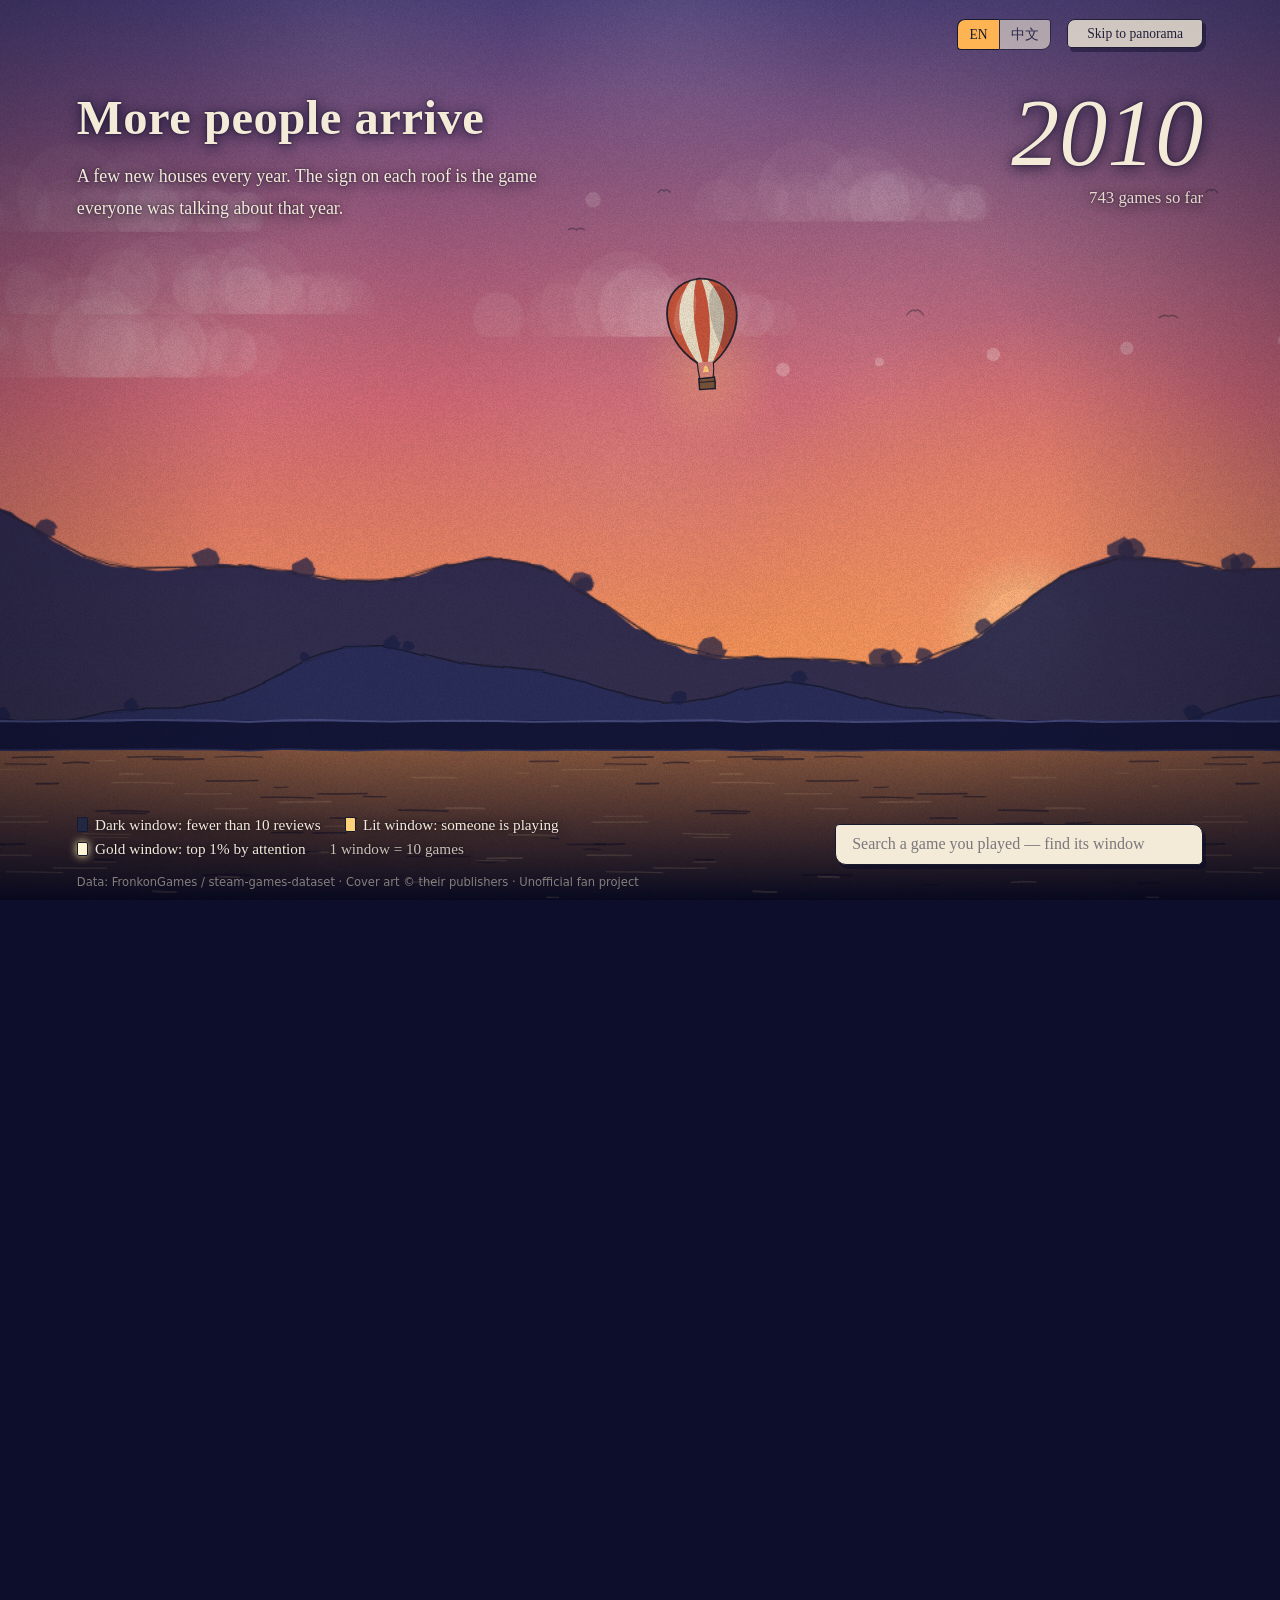
<file: site/index.html>
<!doctype html>
<html lang="en">
<head>
<meta charset="utf-8">
<meta name="viewport" content="width=device-width, initial-scale=1">
<title>City of Steam</title>
<meta name="description" content="A hand-drawn city where every window is ten Steam games — and only the lit ones have players.">
<link rel="stylesheet" href="css/city.css?v=20261113a">
</head>
<body>
<canvas id="c"></canvas>

<header id="title">
  <p class="over">Steam · 1997 — 2026</p>
  <h1>蒸汽之城</h1>
  <p id="title-sub"></p>
</header>
<div id="hint">向下滚动 · 让时间倒回起点</div>

<section id="cap"><h2></h2><p></p></section>
<div id="hud"><div id="year">1997</div><div id="count"></div></div>

<div id="legend">
  <span><i class="w dark"></i><span id="l-dark"></span></span>
  <span><i class="w lit"></i><span id="l-lit"></span></span>
  <span><i class="w gold"></i><span id="l-gold"></span></span>
  <span class="unit" id="l-unit"></span>
</div>

<div id="tools">
  <button id="gold">只看金色的 1%</button>
  <div id="search"><ul id="sug"></ul><input id="q" type="search" placeholder="搜一款你玩过的游戏，找到它的那扇窗" autocomplete="off" spellcheck="false"></div>
</div>
<button id="enter"></button>

<div id="part2">
  <button id="p2-back"></button>
  <p id="p2-post"></p>
  <div id="p2-turn"><button id="p2-left" aria-label="turn left">⟲</button><button id="p2-right" aria-label="turn right">⟳</button><span></span></div>
  <aside id="guide"></aside>
</div>
<svg width="0" height="0" style="position:absolute" aria-hidden="true"><filter id="wobble"><feTurbulence type="fractalNoise" baseFrequency="0.035" numOctaves="2" seed="4"/><feDisplacementMap in="SourceGraphic" scale="3.2"/></filter></svg>

<div id="tip"></div>
<aside id="card">
  <button id="card-close" aria-label="关闭">×</button>
  <img id="card-img" alt="">
  <div class="card-body">
    <h3 id="card-name"></h3>
    <p id="card-meta"></p>
    <p id="card-note"></p>
    <a id="card-link" target="_blank" rel="noopener">在 Steam 查看 ↗</a>
  </div>
</aside>

<div id="lang" role="group" aria-label="Language"><button data-lang="en">EN</button><button data-lang="zh">中文</button></div>
<button id="skip"></button>
<footer id="credit">数据：FronkonGames / steam-games-dataset · 封面版权归各发行商所有 · 非官方作品</footer>
<main id="scroll" aria-hidden="true"></main>
<script type="module" src="js/city.js?v=20261113b"></script>
</body>
</html>
</file>
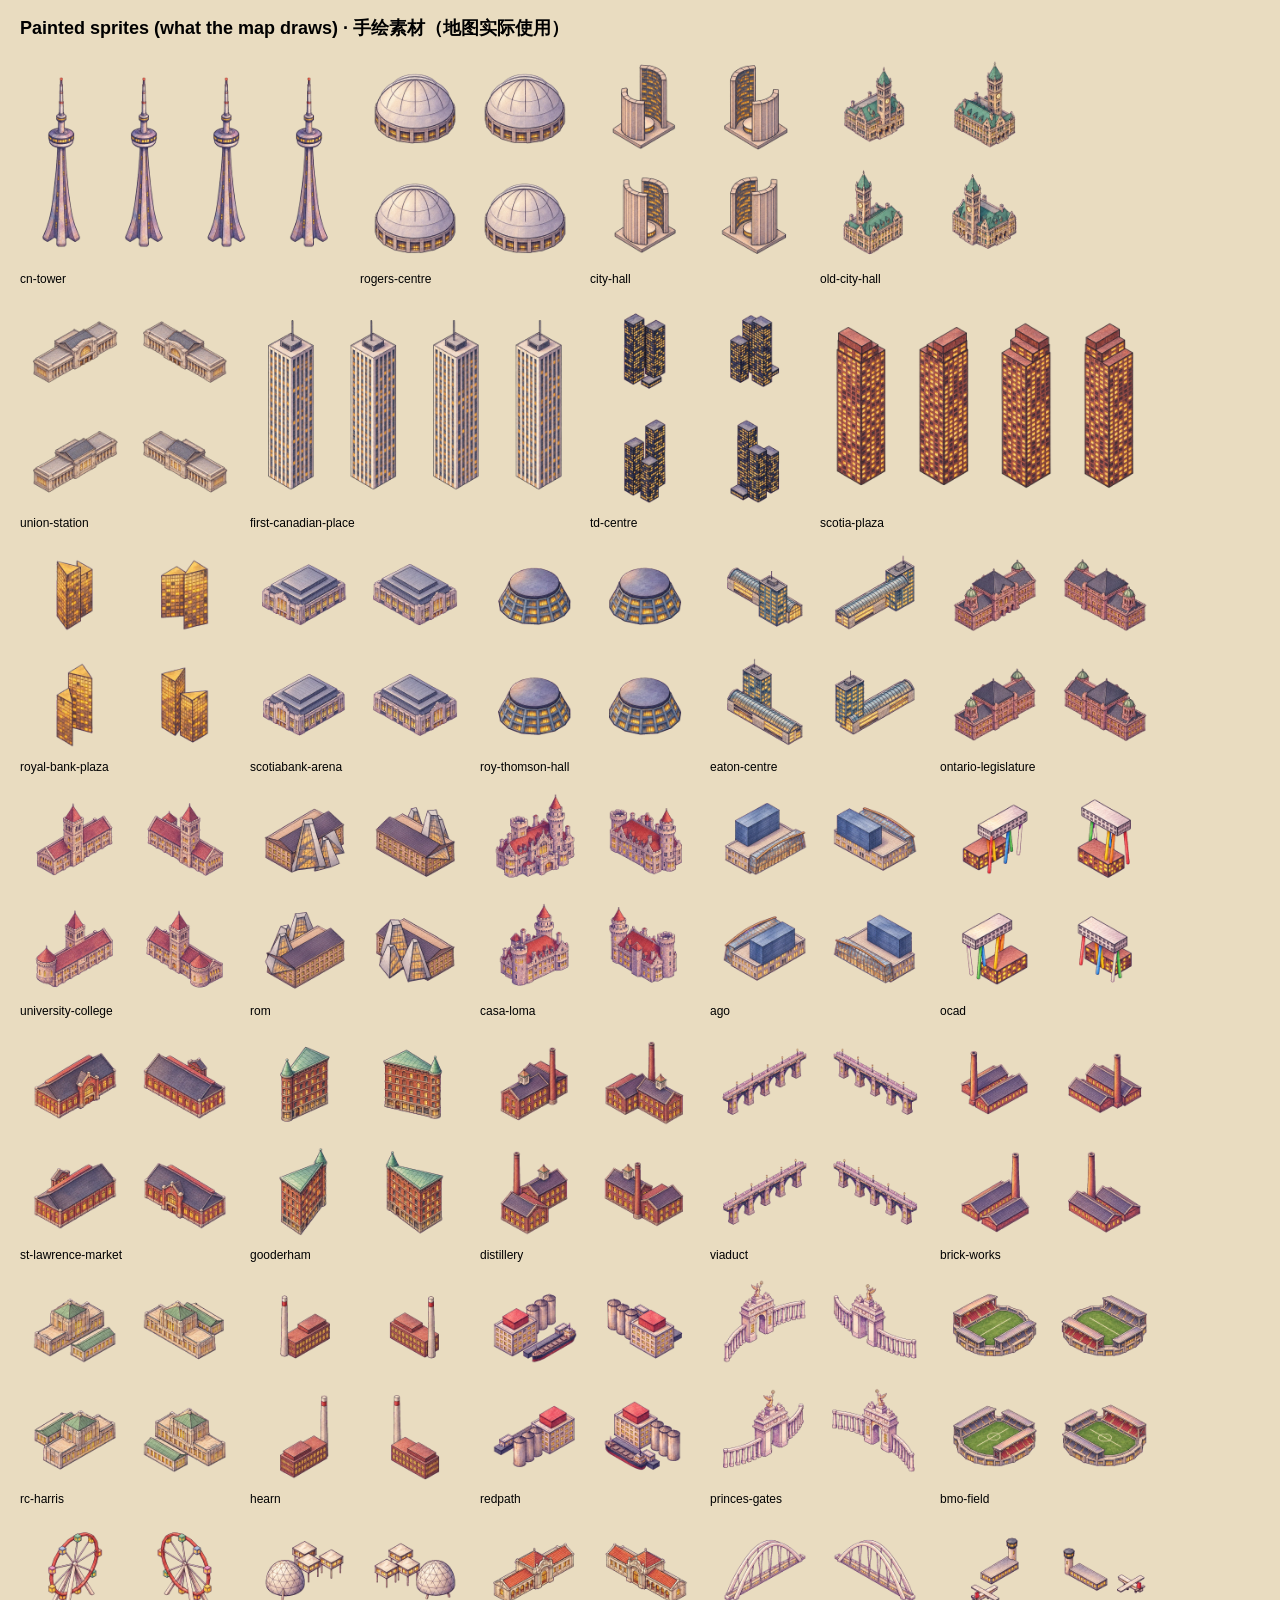
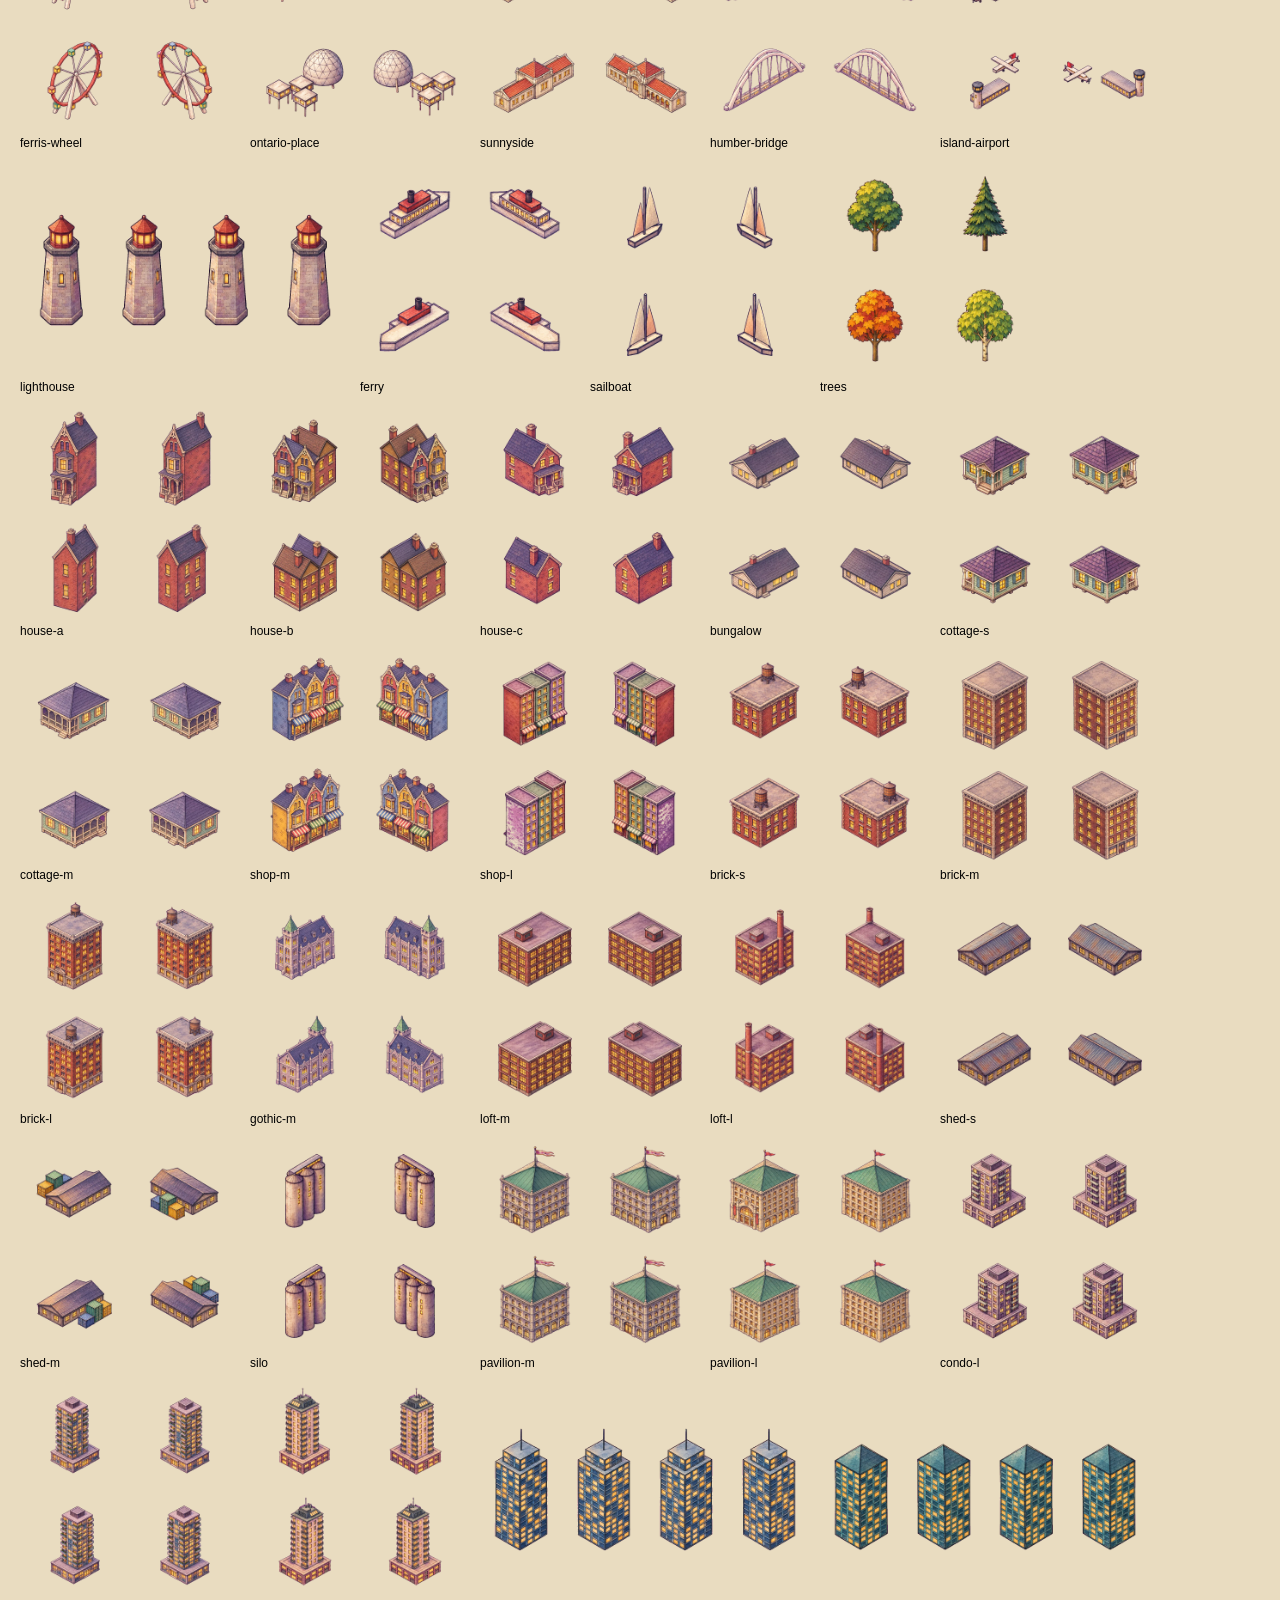
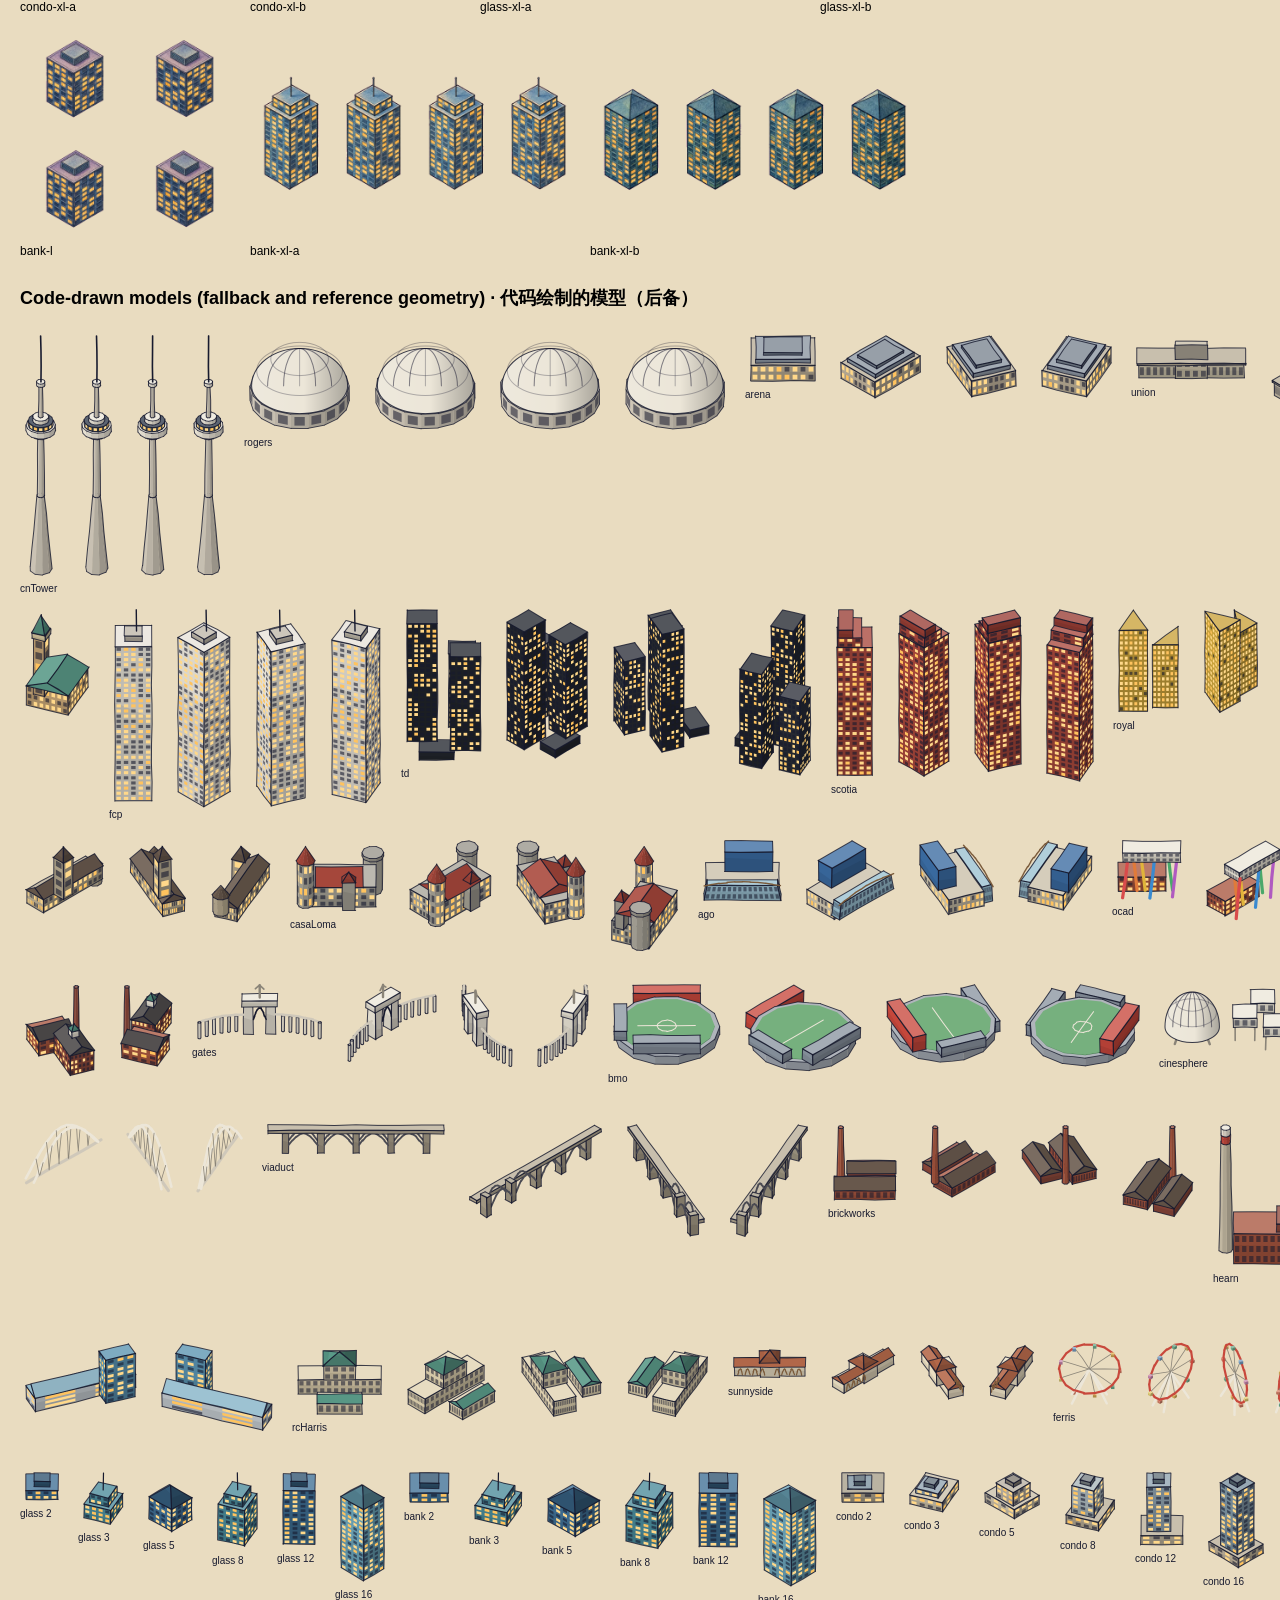
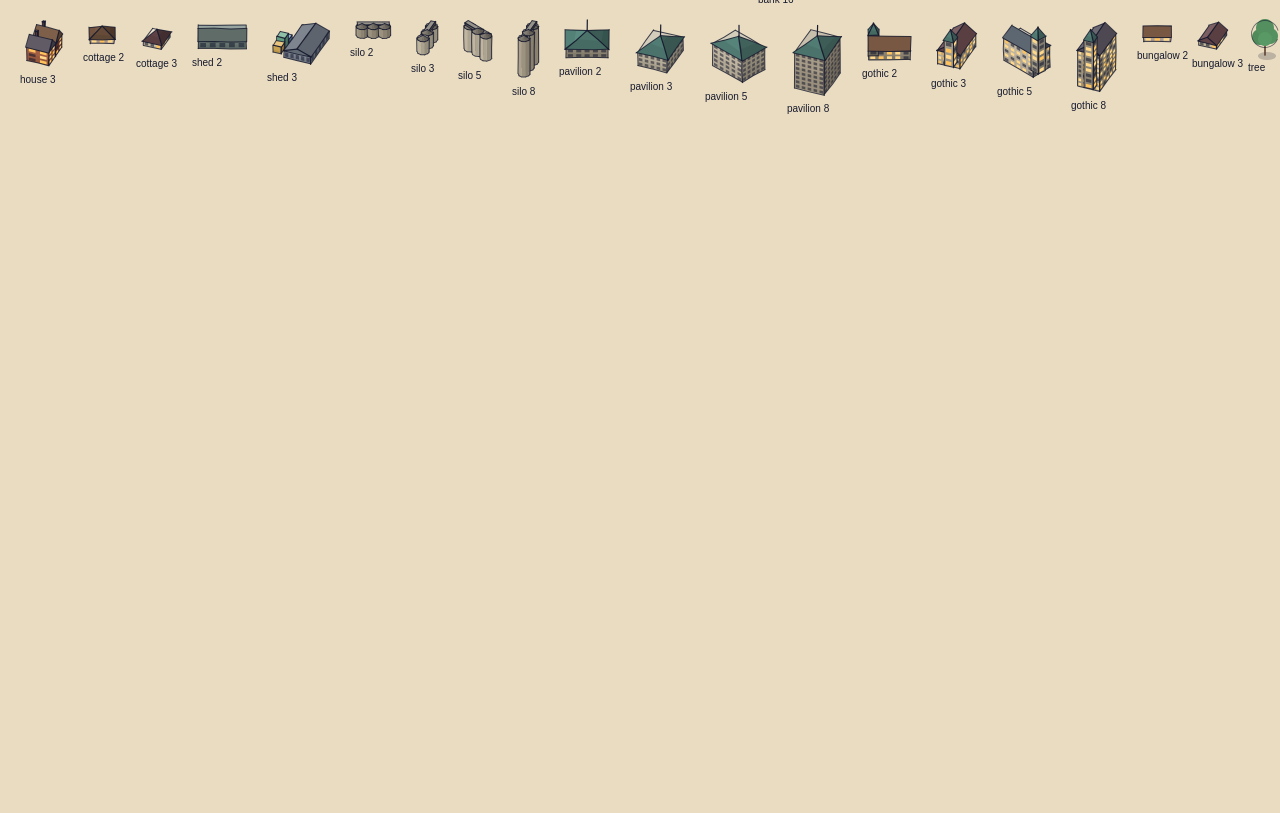
<file: site/models.html>
<!doctype html><meta charset="utf-8"><title>component sheet</title>
<body style="margin:0;background:#e9dcc0;font:12px sans-serif">
<h2 style="margin:16px 20px 0">Painted sprites (what the map draws) · 手绘素材（地图实际使用）</h2>
<div id="art" style="display:flex;flex-wrap:wrap;gap:10px;padding:12px 20px"></div>
<h2 style="margin:16px 20px 0">Code-drawn models (fallback and reference geometry) · 代码绘制的模型（后备）</h2>
<canvas id="c" width="2400" height="2100"></canvas>
<script type="module">
const meta = await fetch('sprites/sprites.json').then((r) => r.json()).catch(() => ({}));
document.getElementById('art').innerHTML = Object.keys(meta).map((id) => `<figure style="margin:0"><img src="sprites/${id}.webp" loading="lazy" style="height:220px;display:block"><figcaption>${id}</figcaption></figure>`).join('') || 'no sprites built yet: run scripts/artkit_sprites.py';
</script>
<script type="module">
import { LANDMARKS, generic, renderSprite, treeSprite, ANG, SS } from './js/models.js';
const g = document.getElementById('c').getContext('2d'); g.fillStyle = '#e9dcc0'; g.fillRect(0, 0, 2400, 2100);
let x = 20, y = 20, rowH = 0; const put = (sp, label, k = 1) => { const w = sp.w * k, h = sp.h * k; if (x + w > 2380) { x = 20; y += rowH + 22; rowH = 0; } g.drawImage(sp.cv, x, y, w, h); g.fillStyle = '#171a2e'; g.fillText(label, x, y + h + 11); x += w + 14; rowH = Math.max(rowH, h); };
for (const [name, fn] of Object.entries(LANDMARKS)) for (const a of [0, 2, 5, 11]) put(renderSprite(fn(), (a / ANG) * 6.2832, { seed: 3 }), a === 0 ? name : '', 1);
x = 20; y += rowH + 30; rowH = 0;
for (const fam of ['glass', 'bank', 'condo', 'brick', 'loft', 'shop', 'house', 'cottage', 'shed', 'silo', 'pavilion', 'gothic', 'bungalow']) for (const [fl, v] of [[2, 0], [3, 1], [5, 2], [8, 1], [12, 0], [16, 2]]) { if ((['house', 'cottage', 'bungalow', 'shed'].includes(fam) && fl > 3) || (['shop', 'pavilion', 'gothic', 'loft', 'silo'].includes(fam) && fl > 8)) continue; put(renderSprite(generic(fam, fl, v), ((v * 3) / ANG) * 6.2832, { seed: fl * 7 + v, lit: 0.6 }), fam + ' ' + fl, 1); }
for (let k = 0; k < 6; k++) put(treeSprite(k % 3, k), 'tree');
document.body.classList.add('ready');
</script>
</file>
<file: site/css/city.css>
:root {
  --ink: #171a2e; --paper: #f3ead8; --lamp: #ffd27a; --accent: #ffb454;
  --hand: "Kaiti SC", "KaiTi", "STKaiti", "楷体", "AR PL UKai CN", "Songti SC", "Noto Serif CJK SC", serif;
  --num: Georgia, "Times New Roman", serif;
  --edge: clamp(1.5rem, 6vw, 5.5rem); --top: clamp(3.5rem, 10vh, 7rem);
}
* { box-sizing: border-box; }
html { background: #0c0e2c; }
body { margin: 0; font-family: var(--hand); color: var(--paper); overflow-x: hidden; }
#scroll { height: 1000vh; }
canvas { position: fixed; inset: 0; width: 100vw; height: 100vh; display: block; }
b { color: var(--lamp); font-weight: 700; }
.shadow, #cap, #hud, #title, #legend, #hint { text-shadow: 0 2px 14px rgba(10, 12, 40, .9), 0 0 3px rgba(10, 12, 40, .6); }

/* title */
#title { position: fixed; left: var(--edge); top: 50%; transform: translateY(-58%); width: min(34rem, 40vw); pointer-events: none; }
#title::before { content: ""; position: absolute; inset: -18% -30% -18% -40%; z-index: -1; background: radial-gradient(ellipse at 40% 50%, rgba(10, 12, 40, .82) 0%, rgba(10, 12, 40, .55) 45%, transparent 72%); }
.over { font-family: var(--num); font-style: italic; letter-spacing: .28em; font-size: .95rem; margin: 0 0 1.2rem; opacity: .85; }
#title h1 { font-size: clamp(4rem, 9.5vw, 9rem); line-height: 1; margin: 0; letter-spacing: .08em; font-weight: 700; }
#title-sub { font-size: clamp(1.1rem, 1.6vw, 1.45rem); line-height: 1.9; margin: 1.8rem 0 0; }
#hint { position: fixed; left: 50%; bottom: 2.2rem; transform: translateX(-50%); font-size: 1rem; letter-spacing: .3em; pointer-events: none; }
#hint::after { content: ""; display: block; width: 1px; height: 2rem; margin: .7rem auto 0; background: linear-gradient(var(--paper), transparent); animation: drip 1.8s ease-in-out infinite; transform-origin: top; }
@keyframes drip { 0% { transform: scaleY(0); } 60% { transform: scaleY(1); opacity: 1; } 100% { transform: scaleY(1); opacity: 0; } }

/* story caption + year */
#cap { position: fixed; left: var(--edge); top: var(--top); width: min(32rem, 46vw); pointer-events: none; opacity: 0; }
#cap h2 { font-size: clamp(2rem, 4.4vw, 3.7rem); margin: 0 0 .8rem; letter-spacing: .06em; line-height: 1.18; }
#cap p { font-size: clamp(1.05rem, 1.4vw, 1.28rem); line-height: 1.8; margin: 0; }
#cap small { display: block; margin-top: .6rem; font-size: .85em; opacity: .75; }
#cap.in h2, #cap.in p { animation: rise .7s cubic-bezier(.2, .8, .2, 1) both; } #cap.in p { animation-delay: .08s; }
@keyframes rise { from { opacity: 0; transform: translateY(12px); } to { opacity: 1; transform: none; } }
#hud { position: fixed; right: var(--edge); top: var(--top); text-align: right; pointer-events: none; opacity: 0; }
#year { font-family: var(--num); font-style: italic; font-size: clamp(3rem, 7.5vw, 6.8rem); line-height: .9; font-variant-numeric: lining-nums tabular-nums; }
#count { margin-top: .7rem; font-size: 1.05rem; opacity: .9; font-variant-numeric: tabular-nums; }

/* legend */
#legend { position: fixed; left: var(--edge); bottom: 2.6rem; display: flex; flex-wrap: wrap; gap: .4rem 1.5rem; font-size: .95rem; pointer-events: none; opacity: 0; max-width: 46vw; }
.w { display: inline-block; width: .75em; height: .95em; margin-right: .45em; vertical-align: -.12em; border: 1.5px solid var(--ink); border-radius: 1px 2px 1px 2px; }
.w.dark { background: #222943; } .w.lit { background: var(--lamp); } .w.gold { background: #fff7d6; box-shadow: 0 0 9px #ffe9a0; }
.unit { opacity: .8; }

/* paper-cut controls */
.paper, #q, #gold, #skip, #enter, #tip, #card, #sug { background: var(--paper); color: var(--ink); border: 1.5px solid var(--ink); box-shadow: 3px 4px 0 rgba(10, 12, 40, .55); font-family: var(--hand); }
#tools { position: fixed; right: var(--edge); bottom: 2.2rem; display: flex; align-items: flex-end; gap: .9rem; opacity: 0; pointer-events: none; transition: opacity .5s; }
#tools.on { opacity: 1; pointer-events: auto; }
#search { position: relative; width: min(23rem, 34vw); }
#q { width: 100%; font-size: 1rem; padding: .65rem 1rem; border-radius: 4px 10px 5px 11px; outline: none; }
#q::placeholder { color: rgba(23, 26, 46, .55); }
#q:focus { border-color: #a4502f; box-shadow: 3px 4px 0 #a4502f; }
#sug { position: absolute; left: 0; right: 0; bottom: calc(100% + .5rem); list-style: none; margin: 0; padding: .3rem 0; border-radius: 5px 11px 4px 10px; }
#sug:empty { display: none; }
#sug li { display: flex; justify-content: space-between; gap: 1rem; padding: .45rem 1rem; cursor: pointer; }
#sug li b { color: inherit; font-weight: 400; overflow: hidden; text-overflow: ellipsis; white-space: nowrap; }
#sug li span { opacity: .6; font-family: var(--num); }
#sug li:hover, #sug li:first-child:not(.none) { background: rgba(255, 180, 84, .4); }
#sug li.none { opacity: .6; cursor: default; }
#gold { display: none; font-size: 1rem; padding: .65rem 1rem; border-radius: 9px 4px 10px 5px; cursor: pointer; white-space: nowrap; }
#gold.show { display: block; } #gold.on { background: #fff3c4; box-shadow: 0 0 16px #ffe08a, 3px 4px 0 rgba(10, 12, 40, .55); }
#skip { position: fixed; right: var(--edge); top: 1.2rem; font-size: .85rem; padding: .35rem .8rem; border-radius: 8px 3px 9px 4px; cursor: pointer; opacity: .8; }
#skip:hover { opacity: 1; }
#enter { position: fixed; right: var(--edge); top: var(--top); font-size: 1.25rem; padding: .7rem 1.3rem; border-radius: 5px 12px 6px 13px; opacity: 0; pointer-events: none; transition: opacity .5s; }
#enter.on { opacity: .95; } #enter span { font-size: .8rem; opacity: .6; margin-left: .6rem; }
#tip { position: fixed; left: 0; top: 0; padding: .4rem .7rem; font-size: .95rem; border-radius: 3px 8px 4px 9px; pointer-events: none; opacity: 0; transition: opacity .15s; white-space: nowrap; z-index: 5; }

/* game card */
#card { position: fixed; right: var(--edge); top: 50%; width: min(22rem, 30vw); padding: .7rem .7rem 1rem; border-radius: 4px 12px 5px 13px; transform: translateY(-50%) rotate(1.2deg) translateX(30px); opacity: 0; pointer-events: none; transition: opacity .3s, transform .45s cubic-bezier(.2, .8, .2, 1); z-index: 6; }
#card.on { opacity: 1; pointer-events: auto; transform: translateY(-50%) rotate(1.2deg); }
#card img { display: block; width: 100%; aspect-ratio: 460/215; object-fit: cover; border: 1.5px solid var(--ink); background: #d9cfba; }
.card-body { padding: .7rem .3rem 0; }
.card-body h3 { margin: 0 0 .3rem; font-size: 1.35rem; line-height: 1.3; }
#card-meta { margin: 0 0 .4rem; font-size: .92rem; opacity: .75; font-variant-numeric: tabular-nums; }
#card-note { margin: 0 0 .6rem; font-size: 1rem; color: #a4502f; } #card-note:empty { display: none; }
#card-link { color: var(--ink); font-size: .95rem; text-underline-offset: .25em; }
#card-close { position: absolute; right: -.7rem; top: -.7rem; width: 1.9rem; height: 1.9rem; border-radius: 50%; border: 1.5px solid var(--ink); background: var(--accent); color: var(--ink); font-size: 1.1rem; line-height: 1; cursor: pointer; }
#credit { position: fixed; left: var(--edge); bottom: .7rem; font-size: .72rem; opacity: .5; font-family: system-ui, sans-serif; pointer-events: none; }
@media (prefers-reduced-motion: reduce) { #hint::after, #cap.in h2, #cap.in p { animation: none; } }

/* language switch */
#lang { position: fixed; right: calc(var(--edge) + 9.5rem); top: 1.2rem; display: flex; z-index: 4; }
#lang button { font-family: var(--num); font-size: .85rem; padding: .35rem .7rem; background: var(--paper); color: var(--ink); border: 1.5px solid var(--ink); cursor: pointer; opacity: .6; }
#lang button:first-child { border-radius: 8px 0 0 4px; border-right: 0; } #lang button:last-child { border-radius: 0 3px 9px 0; font-family: var(--hand); }
#lang button.on { opacity: 1; background: var(--accent); }
#skip { min-width: 8.5rem; text-align: center; }
/* English uses a handwriting face for headings and a quiet serif for body */
html[lang="en"] body { font-family: Georgia, "Times New Roman", serif; }
html[lang="en"] #title h1, html[lang="en"] #cap h2 { font-family: "Ink Free", "Bradley Hand", "Segoe Print", "Noteworthy", "Comic Sans MS", Georgia, serif; letter-spacing: .01em; }
html[lang="en"] #title h1 { font-size: clamp(3.4rem, 7.6vw, 7.4rem); }
html[lang="en"] #cap h2 { font-size: clamp(1.9rem, 3.8vw, 3.3rem); }
html[lang="en"] #hint { letter-spacing: .14em; }
/* daylight scenes: ink on paper instead of light on night */
#cap, #hud, #legend { transition: color .8s, text-shadow .8s; }
body.day #cap, body.day #hud { color: var(--ink); text-shadow: 0 0 12px rgba(255, 250, 235, .9), 0 0 3px rgba(255, 250, 235, .8); }
body.day #cap b { color: #a4502f; }

/* ---------- part 2: districts ---------- */
#enter { cursor: pointer; } #enter:hover { background: var(--accent); }
body.part2 { overflow: hidden; }
body.part2 #title, body.part2 #hint, body.part2 #cap, body.part2 #hud, body.part2 #legend, body.part2 #tools, body.part2 #skip, body.part2 #enter, body.part2 #credit { display: none; }
#part2 { display: none; } #part2.on { display: block; }
#p2-title { position: fixed; left: var(--edge); top: clamp(1.2rem, 4vh, 2.5rem); width: min(34rem, 44vw); text-shadow: 0 2px 14px rgba(10, 12, 40, .9); pointer-events: none; transition: opacity .4s; }
#p2-title h2 { font-size: clamp(2.2rem, 4.4vw, 3.8rem); margin: .9rem 0 .5rem; line-height: 1.1; }
#p2-sub { font-size: clamp(1rem, 1.3vw, 1.2rem); line-height: 1.7; margin: 0; }
#part2.picked #p2-head, #part2.picked #p2-sub { opacity: 0; }
#p2-back, .paper-btn, #guide .nav button { pointer-events: auto; font-family: inherit; font-size: .95rem; padding: .4rem .9rem; background: var(--paper); color: var(--ink); border: 1.5px solid var(--ink); border-radius: 8px 3px 9px 4px; box-shadow: 3px 4px 0 rgba(10, 12, 40, .55); cursor: pointer; text-shadow: none; }
#p2-back:hover, .paper-btn:hover, #guide .nav button:hover { background: var(--accent); }
html[lang="en"] #p2-title h2, html[lang="en"] #guide h2 { font-family: "Ink Free", "Bradley Hand", "Segoe Print", "Noteworthy", "Comic Sans MS", Georgia, serif; }

#guide { position: fixed; right: var(--edge); top: 4.2rem; bottom: 1.6rem; width: min(40rem, 45vw); padding: 1.4rem 1.6rem 2rem; overflow-y: auto; background: var(--paper); color: var(--ink); border: 1.5px solid var(--ink); border-radius: 5px 14px 6px 15px; box-shadow: 5px 7px 0 rgba(10, 12, 40, .5);
  background-image: radial-gradient(rgba(120, 90, 40, .07) 1px, transparent 1.2px); background-size: 7px 7px;
  opacity: 0; transform: translateX(40px) rotate(.4deg); pointer-events: none; transition: opacity .35s, transform .5s cubic-bezier(.2, .8, .2, 1); scrollbar-width: thin; scrollbar-color: rgba(23, 26, 46, .4) transparent; }
#guide.on { opacity: 1; transform: rotate(.4deg); pointer-events: auto; }
#guide .nav { display: flex; justify-content: space-between; align-items: center; } #guide .nav span { display: flex; gap: .5rem; }
#guide .nav button { box-shadow: 2px 3px 0 rgba(10, 12, 40, .35); }
#guide h2 { font-size: clamp(2rem, 3.4vw, 3rem); margin: 1rem 0 .5rem; line-height: 1.1; }
#guide .fact { font-size: 1.08rem; line-height: 1.75; margin: 0; } #guide b { color: #a4502f; }
#guide section { margin-top: 1.6rem; padding-top: 1.2rem; border-top: 1.5px dashed rgba(23, 26, 46, .35); }
#guide h3 { font-size: 1.35rem; margin: 0 0 .25rem; }
#guide .note { font-size: .88rem; line-height: 1.6; opacity: .7; margin: 0 0 .7rem; } #guide .foot { margin-top: 1.6rem; }
.chart { display: block; width: 100%; height: auto; overflow: visible; }
.chart text { font-size: 13px; fill: var(--ink); font-family: inherit; font-variant-numeric: tabular-nums; }
.chart rect { filter: url(#wobble); stroke: var(--ink); stroke-width: 1.2; }
.chart .track { fill: rgba(23, 26, 46, .06); stroke: none; } .chart .lit { fill: #f0b948; } .chart .dark { fill: #39426b; }
.chart .axis { stroke: var(--ink); stroke-width: 1.3; filter: url(#wobble); }
.chart .star { fill: #8a6a1a; } .chart g { opacity: .55; } .chart g.me { opacity: 1; } .chart g.me text { font-weight: 700; } .chart g.me .lit { fill: #e8892c; }
.posters { display: grid; gap: .8rem .7rem; } .posters.four { grid-template-columns: repeat(4, 1fr); } .posters.three { grid-template-columns: repeat(3, 1fr); margin-bottom: .9rem; }
.poster { all: unset; cursor: pointer; display: block; min-width: 0; }
.poster img { display: block; width: 100%; aspect-ratio: 460/215; object-fit: cover; border: 1.5px solid var(--ink); background: #d9cfba; box-shadow: 2px 3px 0 rgba(10, 12, 40, .35); transition: transform .2s; }
.poster:nth-child(odd) img { transform: rotate(-.8deg); } .poster:nth-child(even) img { transform: rotate(.7deg); }
.poster:hover img, .poster:focus-visible img { transform: scale(1.06) rotate(0deg); }
.poster b { display: block; margin-top: .4rem; font-size: .82rem; line-height: 1.25; color: var(--ink) !important; overflow: hidden; text-overflow: ellipsis; white-space: nowrap; }
.poster span { display: block; font-size: .74rem; opacity: .65; font-variant-numeric: tabular-nums; }
body.part2 #card { right: auto; left: var(--edge); top: auto; bottom: 1.6rem; transform: rotate(-1deg) translateY(30px); z-index: 8; }
body.part2 #card.on { transform: rotate(-1deg); }
#enter.on { pointer-events: auto; opacity: 1; }

/* ---------- part 2 as a diorama ---------- */
#p2-back { position: fixed; left: var(--edge); top: 1.6rem; z-index: 4; }
#p2-post { position: fixed; left: var(--edge); bottom: 1.5rem; margin: 0; font-size: 1.15rem; letter-spacing: .04em; color: var(--ink); opacity: .75; pointer-events: none; font-style: italic; }
html[lang="en"] #p2-post { font-family: "Ink Free", "Bradley Hand", "Segoe Print", "Noteworthy", Georgia, serif; }
#guide { width: min(27rem, 31vw); top: 4.4rem; }
#guide h2 { font-size: clamp(1.7rem, 2.6vw, 2.4rem); margin-top: .6rem; }
#guide h2 .sw, .drow i { display: inline-block; width: .7em; height: .7em; border: 1.5px solid var(--ink); border-radius: 2px 3px 2px 3px; margin-right: .45em; }
#guide .keys { margin: 1rem 0 1.1rem; padding-left: 1.1rem; font-size: .95rem; line-height: 1.6; } #guide .keys li { margin-bottom: .45rem; }
.rows { display: grid; gap: .35rem; }
.drow { all: unset; cursor: pointer; display: grid; grid-template-columns: auto 1fr auto; align-items: baseline; gap: .2rem; padding: .45rem .6rem; border: 1.5px solid rgba(23, 26, 46, .25); border-radius: 4px 9px 5px 8px; }
.drow:hover, .drow:focus-visible { background: rgba(255, 180, 84, .35); border-color: var(--ink); }
.drow b { color: var(--ink) !important; font-size: 1.05rem; } .drow span { font-size: .82rem; opacity: .7; font-variant-numeric: tabular-nums; }
.posters.two { grid-template-columns: repeat(2, 1fr); margin: 1rem 0; }
.poster.wide { display: block; width: 100%; margin-bottom: .9rem; } .poster.wide b { font-size: 1rem; white-space: normal; }
.residents { list-style: decimal; margin: 1rem 0; padding-left: 2.6rem; font-size: .9rem; }
.residents li { margin: 0; padding: 0; border-bottom: 1px dashed rgba(23, 26, 46, .22); font-variant-numeric: tabular-nums; }
.residents button { all: unset; cursor: pointer; display: flex; justify-content: space-between; gap: .8rem; width: 100%; padding: .38rem .2rem; box-sizing: border-box; }
.residents button:hover, .residents button:focus-visible { background: rgba(255, 180, 84, .35); }
.residents b { color: var(--ink) !important; font-weight: 400; overflow: hidden; text-overflow: ellipsis; white-space: nowrap; } .residents span { opacity: .6; white-space: nowrap; font-size: .8rem; }
body.part2 #card { left: var(--edge); bottom: 4rem; }
#part2.deep #p2-post { opacity: 0; }
#p2-post { transition: opacity .4s; }

/* ---------- part 2 as a turnable map ---------- */
#p2-turn { position: fixed; left: var(--edge); bottom: 3.6rem; display: flex; align-items: center; gap: .5rem; z-index: 4; }
#p2-turn button { font-size: 1.25rem; line-height: 1; width: 2.4rem; height: 2.4rem; background: var(--paper); color: var(--ink); border: 1.5px solid var(--ink); border-radius: 50%; box-shadow: 3px 4px 0 rgba(10, 12, 40, .55); cursor: pointer; }
#p2-turn button:hover { background: var(--accent); }
#p2-turn span { font-size: .9rem; color: var(--ink); opacity: .75; margin-left: .4rem; }
#part2.deep #p2-post { opacity: .0; }
.drow b em { display: block; font-style: normal; font-weight: 400; font-size: .74rem; opacity: .65; margin-top: .1rem; }
#guide .hood { margin: -.2rem 0 .6rem; font-size: .95rem; opacity: .7; font-style: italic; }
</file>
